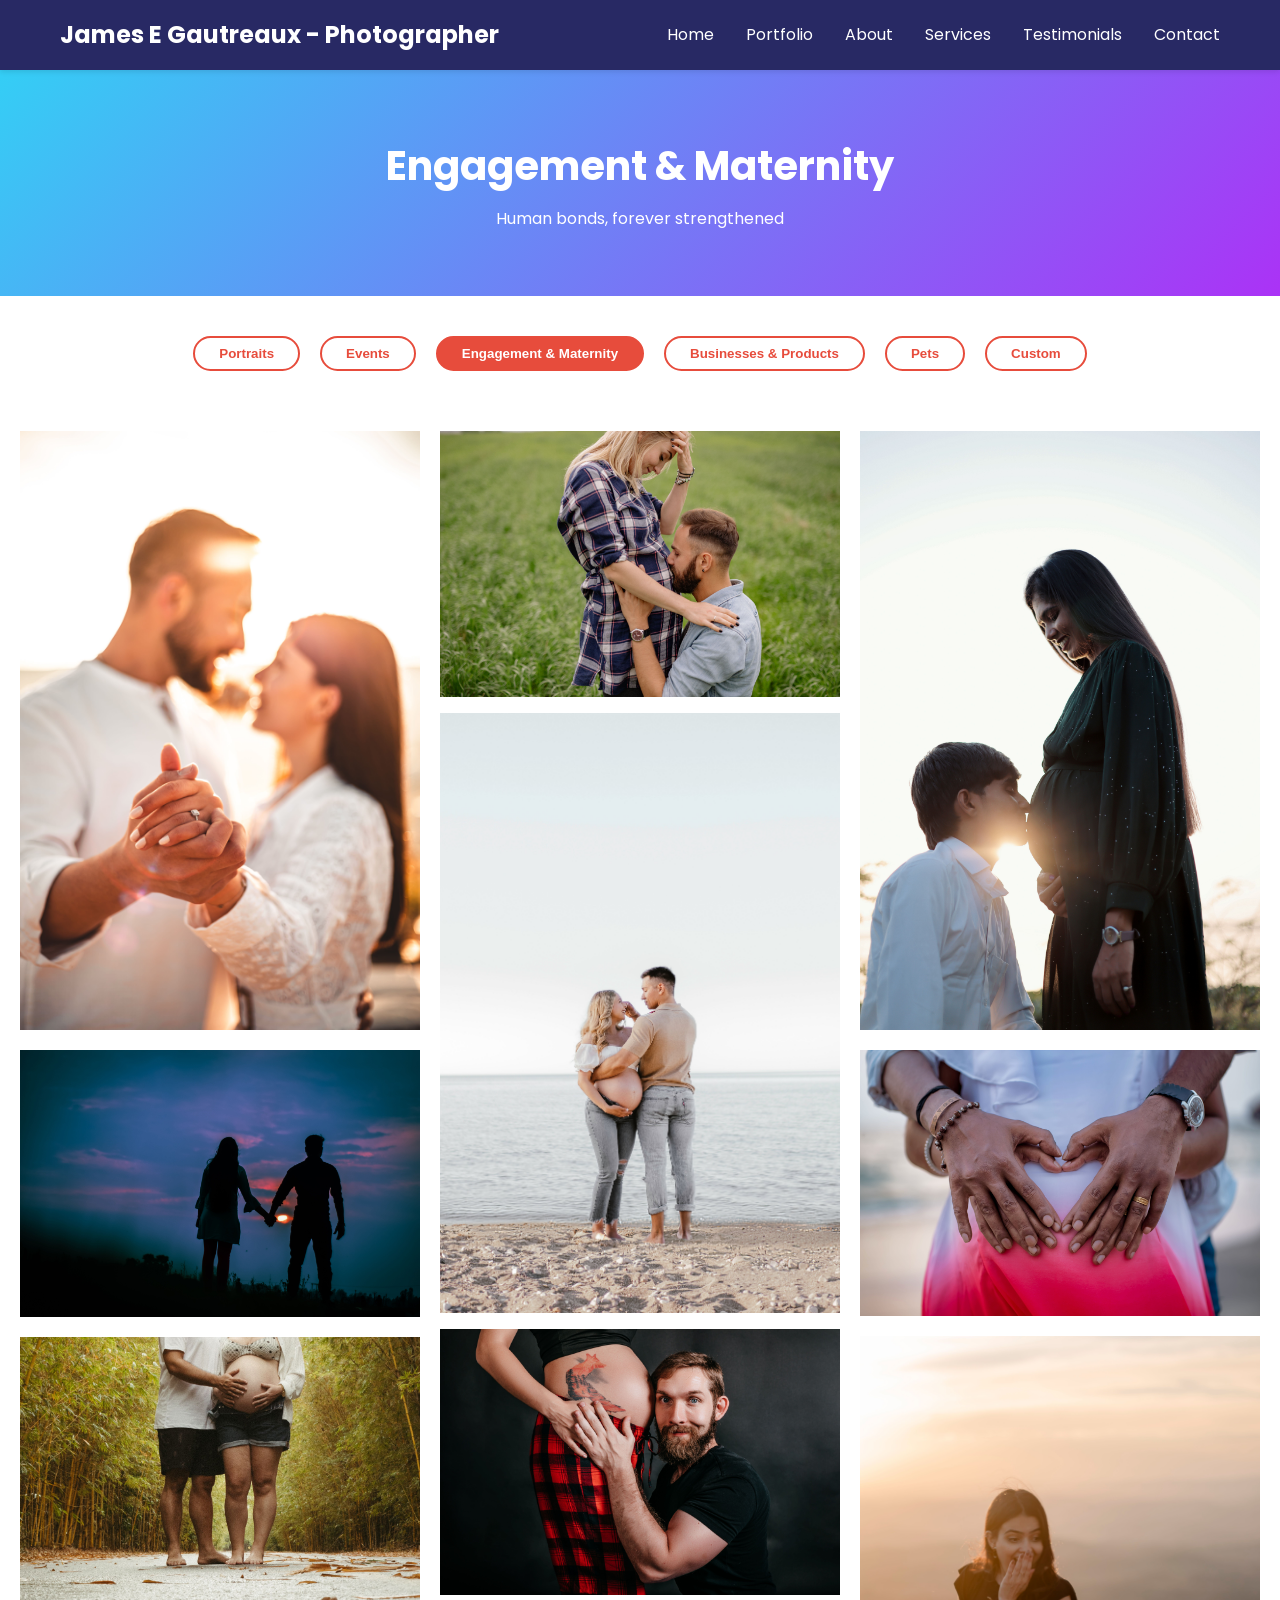
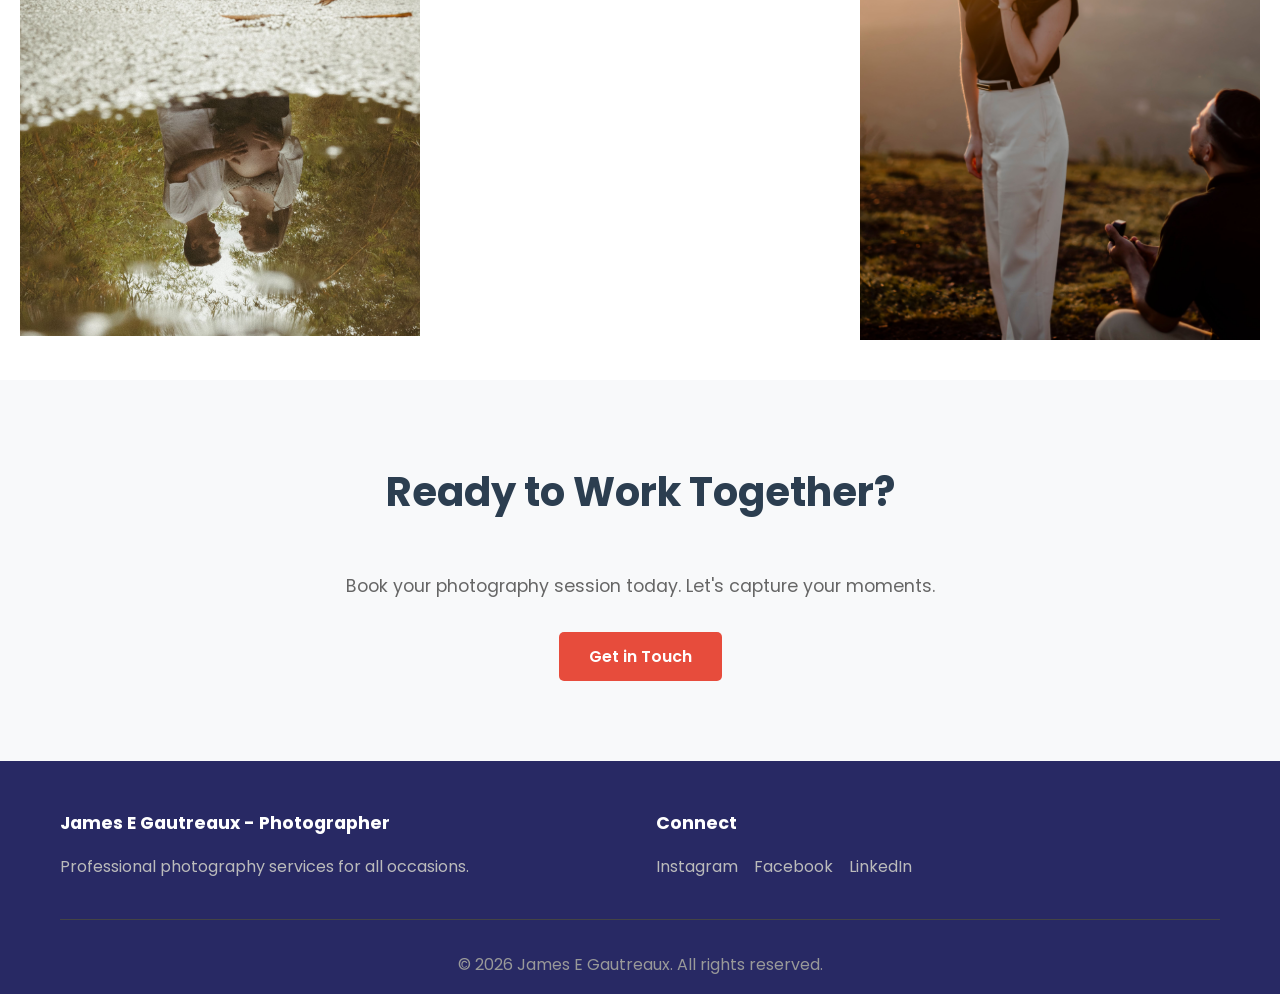
<file: Engagement-Gallery.html>
<!DOCTYPE html>
<html lang="en">
<head>
    <meta charset="UTF-8">
    <meta name="viewport" content="width=device-width, initial-scale=1.0">
    <title>Portfolio - Engagement</title>
    <link rel="preconnect" href="https://fonts.googleapis.com">
    <link rel="preconnect" href="https://fonts.gstatic.com" crossorigin>
    <link href="https://fonts.googleapis.com/css2?family=Poppins:wght@300;400;600;700&display=swap" rel="stylesheet">
    <link rel="stylesheet" href="./Styles.css">
    <link rel="stylesheet" href="./Gallery-Styles.css">
</head>
<body>
    <!-- Navigation -->
    <nav class="navbar">
        <div class="container">
            <div class="logo">James E Gautreaux - Photographer</div>
            <ul class="nav-links">
                <li><a href="./index.html">Home</a></li>
                <li><a href="./index.html#portfolio">Portfolio</a></li>
                <li><a href="./index.html#about">About</a></li>
                <li><a href="./index.html#services">Services</a></li>
                <li><a href="./index.html#testimonials">Testimonials</a></li>
                <li><a href="./index.html#contact">Contact</a></li>
            </ul>
        </div>
    </nav>

    <!-- Portfolio Header -->
    <section class="portfolio-header">
        <div class="container">
            <h1>Engagement & Maternity</h1>
            <p>Human bonds, forever strengthened</p>
        </div>
    </section>

    <!-- Portfolio Filters -->
    <div class="container">
        <div class="portfolio-filters">
            <a href="./Portrait-Gallery.html"><button>Portraits</button></a>
            <a href="./Event-Gallery.html"><button>Events</button></a>
            <a href="./Engagement-Gallery.html"><button class="active">Engagement & Maternity</button></a>
            <a href="./Product-Gallery.html"><button>Businesses & Products</button></a>
            <a href="./Pet-Gallery.html"><button>Pets</button></a>
            <a href="./Custom-Gallery.html"><button>Custom</button></a>
        </div>
    </div>

    <!-- Portfolio Items -->
 <div class="album">
  <div class="responsive-container-block bg">
    <div class="responsive-container-block img-cont">
      <img class="img" src="./Images/ring.jpg" alt="Engagement 1">
      <img class="img" src="./Images/blue.jpg" alt="Engagement 2">
      <img class="img img-last" src="./Images/puddle.jpg" alt="Maternity 3">
    </div>
    <div class="responsive-container-block img-cont">
      <img class="img img-big" src="./Images/green.jpg" alt="Maternity 4">
      <img class="img img-big" src="./Images/beach.jpg" alt="Maternity 5">
      <img class="img img-big img-last" src="./Images/dad.jpg" alt="Maternity 6">
    </div>
    <div class="responsive-container-block img-cont">
      <img class="img" src="./Images/maternity.jpg" alt="Maternity 7">
      <img class="img" src="./Images/hands.jpg" alt="Maternity 8">
      <img class="img" src="./Images/cliff.jpg" alt="Engagement 9">
    </div>
  </div>
</div>

    <!-- Call to Action -->
    <section class="services" style="background-color: #f8f9fa;">
        <div class="container">
            <h2>Ready to Work Together?</h2>
            <p style="text-align: center; font-size: 1.1rem; margin-bottom: 2rem; color: #666;">Book your photography session today. Let's capture your moments.</p>
            <div style="text-align: center;">
                <a href="./index.html#contact" class="btn btn-primary">Get in Touch</a>
            </div>
        </div>
    </section>

    <!-- Footer -->
    <footer class="footer">
        <div class="container">
            <div class="footer-content">
                <div class="footer-section">
                    <h4>James E Gautreaux - Photographer</h4>
                    <p>Professional photography services for all occasions.</p>
                </div>

                <div class="footer-section">
                    <h4>Connect</h4>
                    <ul class="social-links">
                        <li><a href="#">Instagram</a></li>
                        <li><a href="#">Facebook</a></li>
                        <li><a href="#">LinkedIn</a></li>
                    </ul>
                </div>
            </div>
            <div class="footer-bottom">
                <p>&copy; 2026 James E Gautreaux. All rights reserved.</p>
            </div>
        </div>
    </footer>
</body>
</html>
</file>
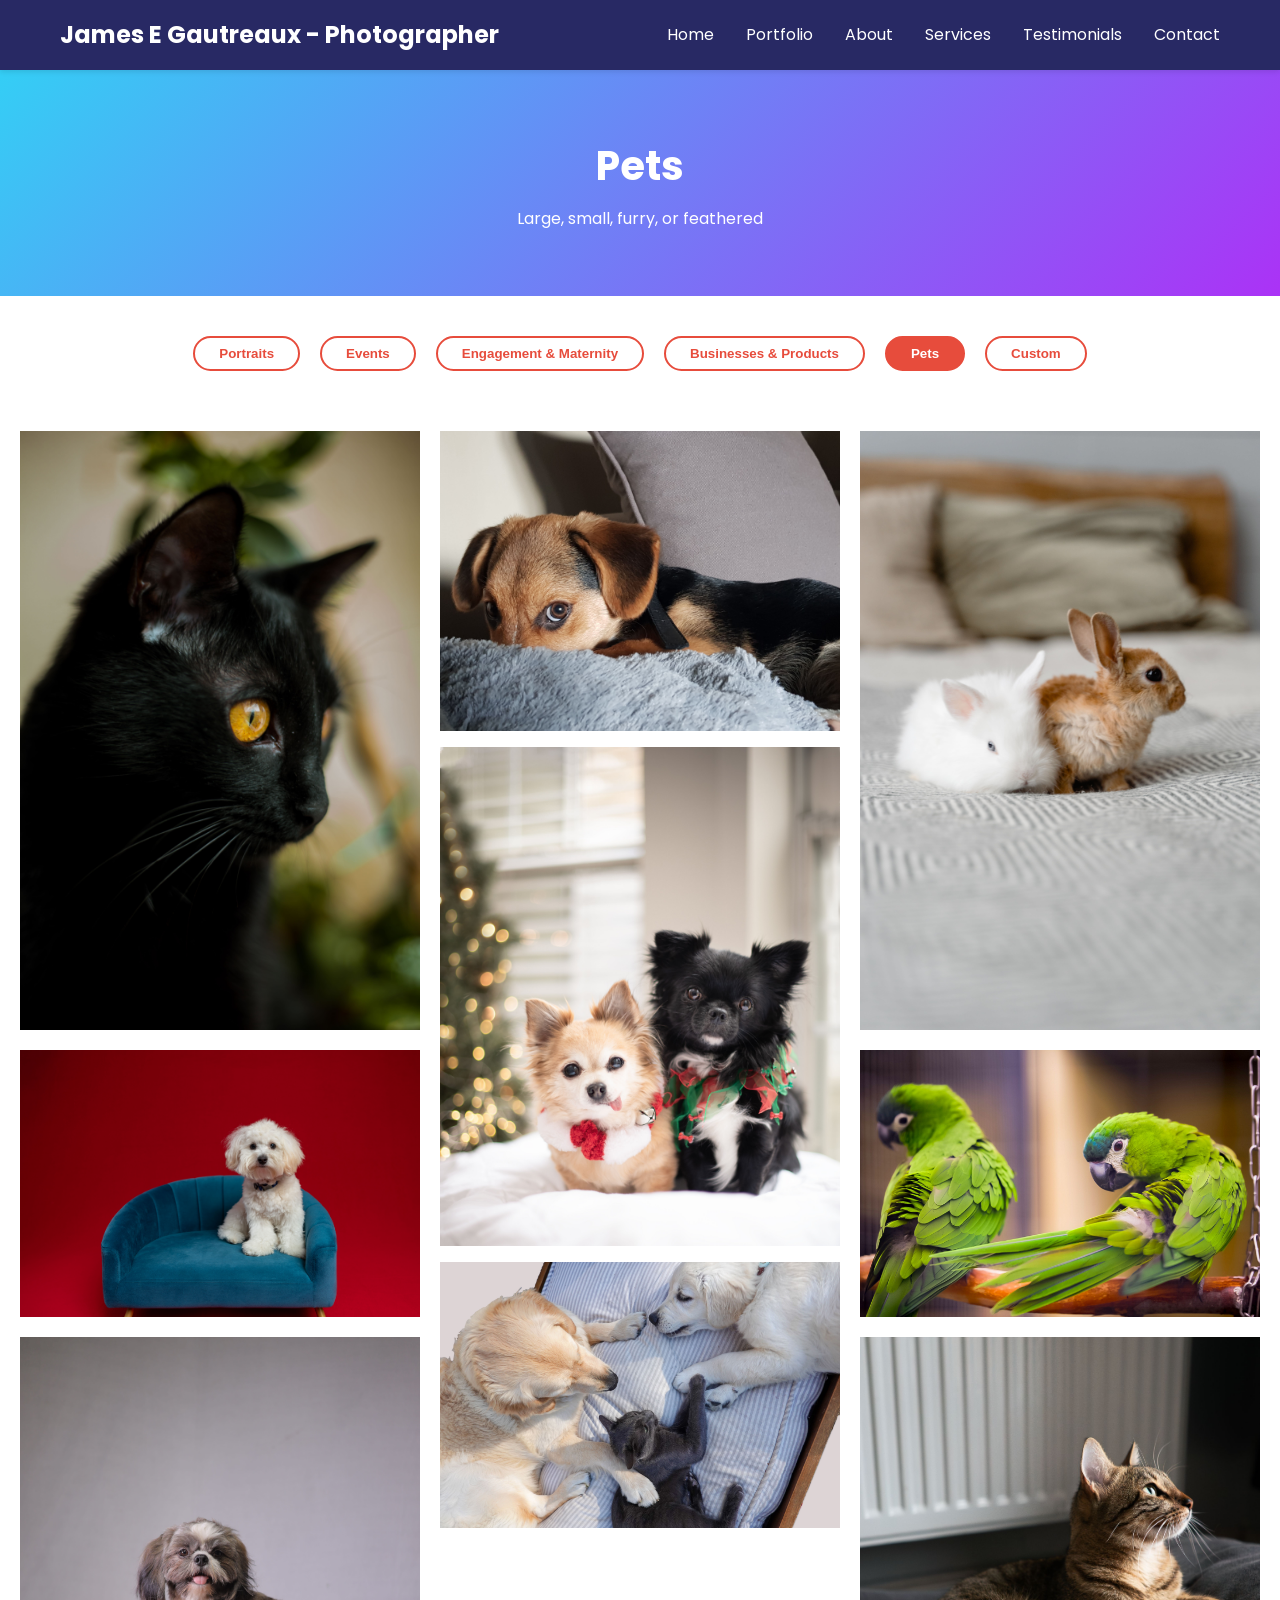
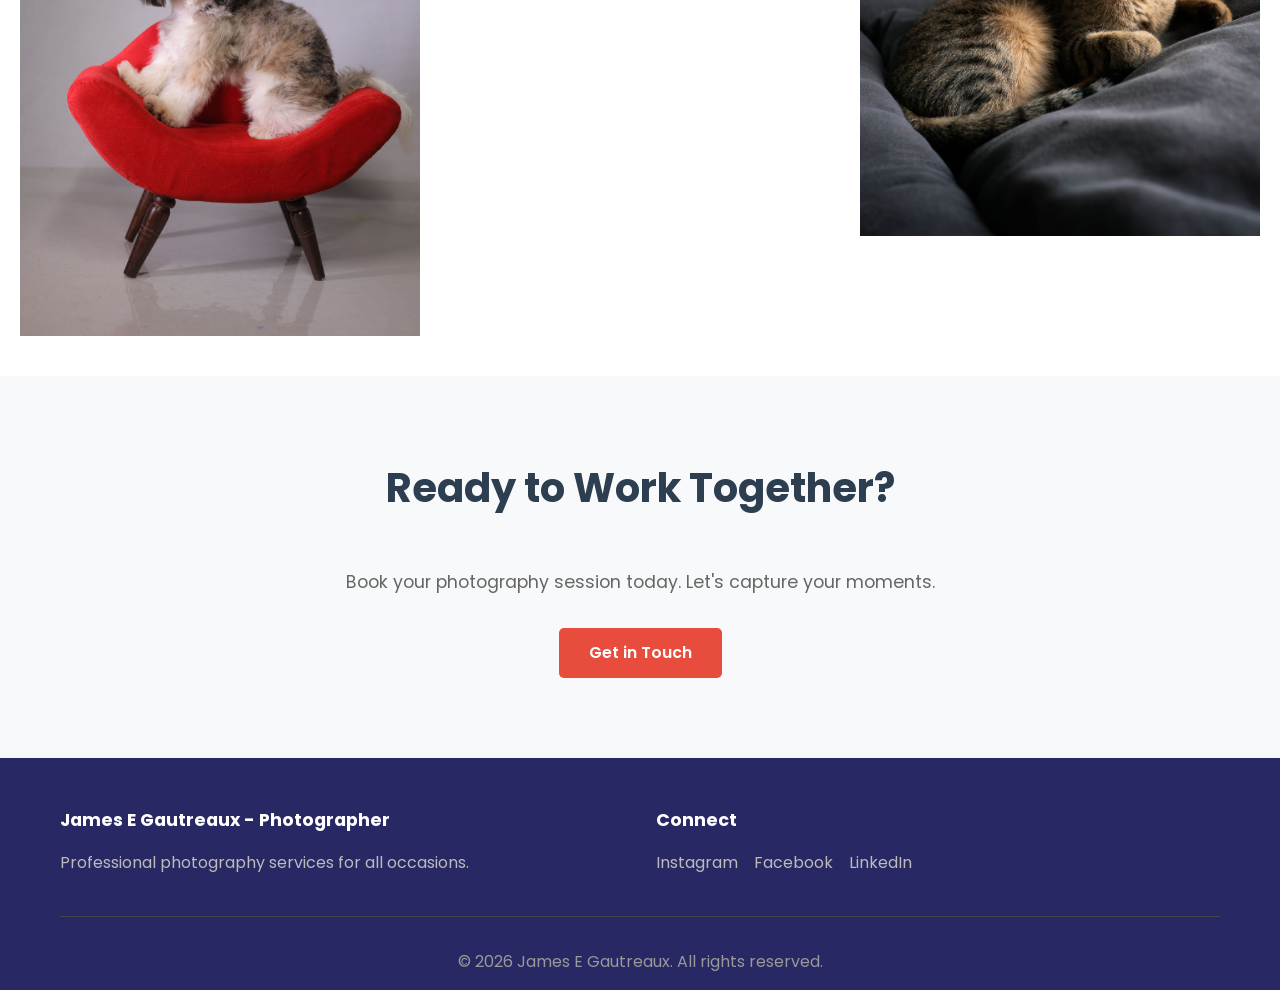
<file: Pet-Gallery.html>
<!DOCTYPE html>
<html lang="en">
<head>
    <meta charset="UTF-8">
    <meta name="viewport" content="width=device-width, initial-scale=1.0">
    <title>Portfolio - Pets</title>
    <link rel="preconnect" href="https://fonts.googleapis.com">
    <link rel="preconnect" href="https://fonts.gstatic.com" crossorigin>
    <link href="https://fonts.googleapis.com/css2?family=Poppins:wght@300;400;600;700&display=swap" rel="stylesheet">
    <link rel="stylesheet" href="./Styles.css">
    <link rel="stylesheet" href="./Gallery-Styles.css">
</head>
<body>
    <!-- Navigation -->
    <nav class="navbar">
        <div class="container">
            <div class="logo">James E Gautreaux - Photographer</div>
            <ul class="nav-links">
                <li><a href="./index.html">Home</a></li>
                <li><a href="./index.html#portfolio">Portfolio</a></li>
                <li><a href="./index.html#about">About</a></li>
                <li><a href="./index.html#services">Services</a></li>
                <li><a href="./index.html#testimonials">Testimonials</a></li>
                <li><a href="./index.html#contact">Contact</a></li>
            </ul>
        </div>
    </nav>

    <!-- Portfolio Header -->
    <section class="portfolio-header">
        <div class="container">
            <h1>Pets</h1>
            <p>Large, small, furry, or feathered</p>
        </div>
    </section>

    <!-- Portfolio Filters -->
    <div class="container">
        <div class="portfolio-filters">
            <a href="./Portrait-Gallery.html"><button>Portraits</button></a>
            <a href="./Event-Gallery.html"><button>Events</button></a>
            <a href="./Engagement-Gallery.html"><button>Engagement & Maternity</button></a>
            <a href="./Product-Gallery.html"><button>Businesses & Products</button></a>
            <a href="./Pet-Gallery.html"><button class="active">Pets</button></a>
            <a href="./Custom-Gallery.html"><button>Custom</button></a>
        </div>
    </div>

    <!-- Portfolio Items -->
 <div class="album">
  <div class="responsive-container-block bg">
    <div class="responsive-container-block img-cont">
      <img class="img" src="./Images/black.jpg" alt="Pet 1">
      <img class="img" src="./Images/chair.jpg" alt="Pet 2">
      <img class="img img-last" src="./Images/stool.jpg" alt="Pet 3">
    </div>
    <div class="responsive-container-block img-cont">
      <img class="img img-big" src="./Images/dog.jpg" alt="Pet 4">
      <img class="img img-big" src="./Images/xmas.jpg" alt="Pet 5">
      <img class="img img-big img-last" src="./Images/catdog.jpg" alt="Pet 6">
    </div>
    <div class="responsive-container-block img-cont">
      <img class="img" src="./Images/bunny.jpg" alt="Pet 7">
      <img class="img" src="./Images/parrot.jpg" alt="Pet 8">
      <img class="img" src="./Images/tabby.jpg" alt="Pet 9">
    </div>
  </div>
</div>

    <!-- Call to Action -->
    <section class="services" style="background-color: #f8f9fa;">
        <div class="container">
            <h2>Ready to Work Together?</h2>
            <p style="text-align: center; font-size: 1.1rem; margin-bottom: 2rem; color: #666;">Book your photography session today. Let's capture your moments.</p>
            <div style="text-align: center;">
                <a href="./index.html#contact" class="btn btn-primary">Get in Touch</a>
            </div>
        </div>
    </section>

    <!-- Footer -->
    <footer class="footer">
        <div class="container">
            <div class="footer-content">
                <div class="footer-section">
                    <h4>James E Gautreaux - Photographer</h4>
                    <p>Professional photography services for all occasions.</p>
                </div>

                <div class="footer-section">
                    <h4>Connect</h4>
                    <ul class="social-links">
                        <li><a href="#">Instagram</a></li>
                        <li><a href="#">Facebook</a></li>
                        <li><a href="#">LinkedIn</a></li>
                    </ul>
                </div>
            </div>
            <div class="footer-bottom">
                <p>&copy; 2026 James E Gautreaux. All rights reserved.</p>
            </div>
        </div>
    </footer>
</body>
</html>
</file>
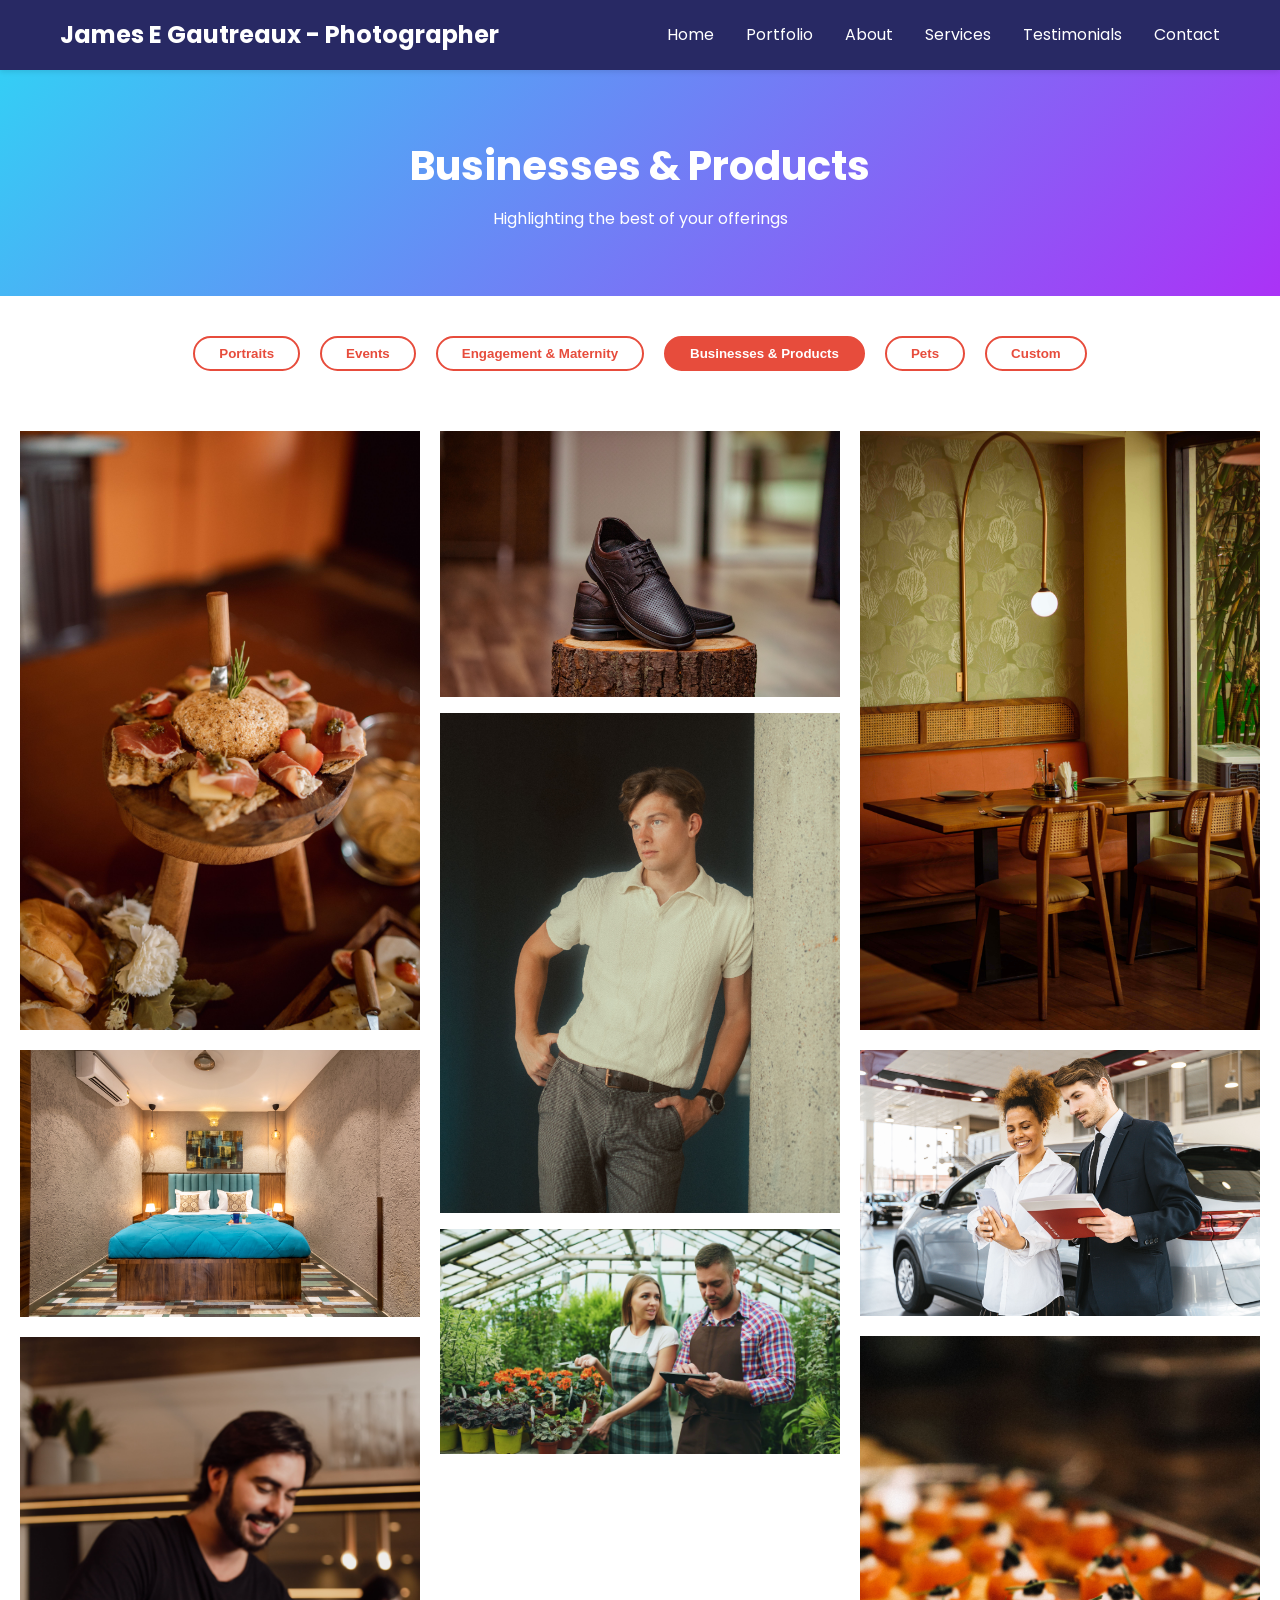
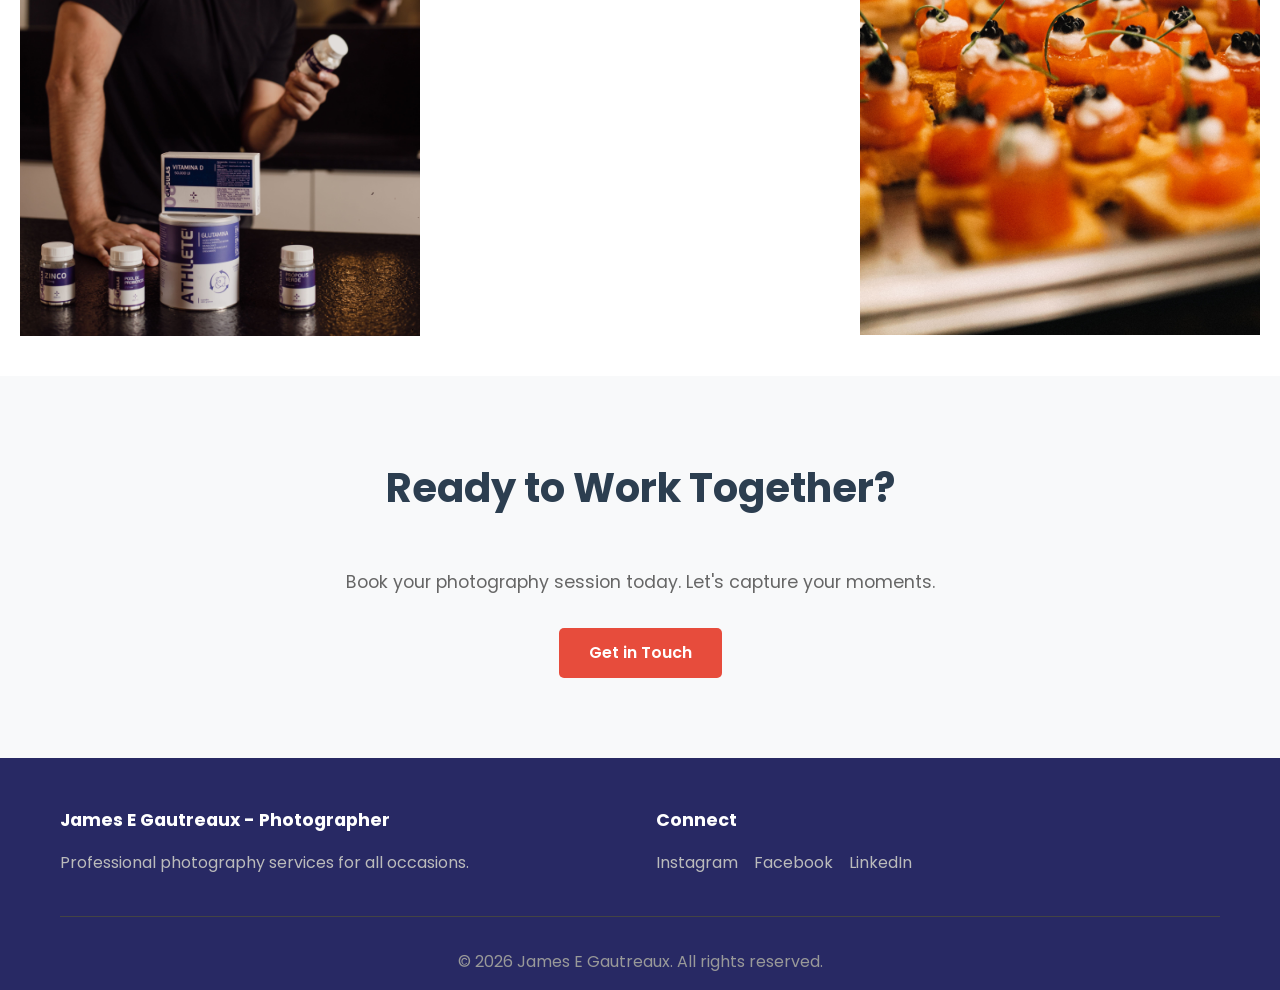
<file: Product-Gallery.html>
<!DOCTYPE html>
<html lang="en">
<head>
    <meta charset="UTF-8">
    <meta name="viewport" content="width=device-width, initial-scale=1.0">
    <title>Portfolio - Products</title>
    <link rel="preconnect" href="https://fonts.googleapis.com">
    <link rel="preconnect" href="https://fonts.gstatic.com" crossorigin>
    <link href="https://fonts.googleapis.com/css2?family=Poppins:wght@300;400;600;700&display=swap" rel="stylesheet">
    <link rel="stylesheet" href="./Styles.css">
    <link rel="stylesheet" href="./Gallery-Styles.css">
</head>
<body>
    <!-- Navigation -->
    <nav class="navbar">
        <div class="container">
            <div class="logo">James E Gautreaux - Photographer</div>
            <ul class="nav-links">
                <li><a href="./index.html">Home</a></li>
                <li><a href="./index.html#portfolio">Portfolio</a></li>
                <li><a href="./index.html#about">About</a></li>
                <li><a href="./index.html#services">Services</a></li>
                <li><a href="./index.html#testimonials">Testimonials</a></li>
                <li><a href="./index.html#contact">Contact</a></li>
            </ul>
        </div>
    </nav>

    <!-- Portfolio Header -->
    <section class="portfolio-header">
        <div class="container">
            <h1>Businesses & Products</h1>
            <p>Highlighting the best of your offerings</p>
        </div>
    </section>

    <!-- Portfolio Filters -->
    <div class="container">
        <div class="portfolio-filters">
            <a href="./Portrait-Gallery.html"><button>Portraits</button></a>
            <a href="./Event-Gallery.html"><button>Events</button></a>
            <a href="./Engagement-Gallery.html"><button>Engagement & Maternity</button></a>
            <a href="./Product-Gallery.html"><button class="active">Businesses & Products</button></a>
            <a href="./Pet-Gallery.html"><button>Pets</button></a>
            <a href="./Custom-Gallery.html"><button>Custom</button></a>
        </div>
    </div>

    <!-- Portfolio Items -->
 <div class="album">
  <div class="responsive-container-block bg">
    <div class="responsive-container-block img-cont">
      <img class="img" src="./Images/food.jpg" alt="Product 1">
      <img class="img" src="./Images/bed.jpg" alt="Product 2">
      <img class="img img-last" src="./Images/supp.jpg" alt="Product 3">
    </div>
    <div class="responsive-container-block img-cont">
      <img class="img img-big" src="./Images/shoes.jpg" alt="Product 4">
      <img class="img img-big" src="./Images/clothing.jpg" alt="Product 5">
      <img class="img img-big img-last" src="./Images/greenhouse.jpg" alt="Product 6">
    </div>
    <div class="responsive-container-block img-cont">
      <img class="img" src="./Images/table.jpg" alt="Product 7">
      <img class="img" src="./Images/car.jpg" alt="Product 8">
      <img class="img" src="./Images/dessert.jpg" alt="Product 9">
    </div>
  </div>
</div>

    <!-- Call to Action -->
    <section class="services" style="background-color: #f8f9fa;">
        <div class="container">
            <h2>Ready to Work Together?</h2>
            <p style="text-align: center; font-size: 1.1rem; margin-bottom: 2rem; color: #666;">Book your photography session today. Let's capture your moments.</p>
            <div style="text-align: center;">
                <a href="./index.html#contact" class="btn btn-primary">Get in Touch</a>
            </div>
        </div>
    </section>

    <!-- Footer -->
    <footer class="footer">
        <div class="container">
            <div class="footer-content">
                <div class="footer-section">
                    <h4>James E Gautreaux - Photographer</h4>
                    <p>Professional photography services for all occasions.</p>
                </div>

                <div class="footer-section">
                    <h4>Connect</h4>
                    <ul class="social-links">
                        <li><a href="#">Instagram</a></li>
                        <li><a href="#">Facebook</a></li>
                        <li><a href="#">LinkedIn</a></li>
                    </ul>
                </div>
            </div>
            <div class="footer-bottom">
                <p>&copy; 2026 James E Gautreaux. All rights reserved.</p>
            </div>
        </div>
    </footer>
</body>
</html>
</file>
<file: Styles.css>
/* General Styles */
* {
    margin: 0;
    padding: 0;
    box-sizing: border-box;
}

body {
    font-family: 'Poppins', Arial, sans-serif;
    line-height: 1.6;
    color: #333;
}

.container {
    max-width: 1200px;
    margin: 0 auto;
    padding: 0 20px;
}

/* Navigation */
.navbar {
    background: #282964;
    color: white;
    padding: 1rem 0;
    position: sticky;
    top: 0;
    z-index: 100;
    box-shadow: 0 2px 5px rgba(0,0,0,0.1);
}

.navbar .container {
    display: flex;
    justify-content: space-between;
    align-items: center;
}

.logo {
    font-size: 1.5rem;
    font-weight: 700;
    color: #fff;
}

.nav-links {
    display: flex;
    list-style: none;
    gap: 2rem;
}

.nav-links a {
    color: white;
    text-decoration: none;
    transition: color 0.3s ease;
}

.nav-links a:hover {
    color: #e74c3c;
}

/* Hero Section */
/* Container holding the background image */
.hero-section {
  position: relative;
  width: 100%;
  height: 100vh; /* Full viewport height */
  
  /* Background image with a dark tint overlay for high text contrast */
  background: linear-gradient(rgba(0, 0, 0, 0.5), rgba(0, 0, 0, 0.5)), 
              url('./Images/family.jpg') no-repeat center center/cover;
  
  /* Flexbox to perfectly center the text horizontally and vertically */
  display: flex;
  justify-content: center;
  align-items: center;
  text-align: center;
}

/* Content block containing the text */
.hero-content {
  color: #ffffff; /* White text for legibility */
  padding: 0 20px;
  max-width: 800px;
}

.hero-content h1 {
  font-size: 3.5rem;
  margin-bottom: 20px;
  font-weight: 700;
}

.hero-content p {
  font-size: 1.25rem;
  margin-bottom: 30px;
}

/* Call to Action Button */
.hero-btn {
  display: inline-block;
  padding: 12px 30px;
  background-color: #ff4000;
  color: #ffffff;
  text-decoration: none;
  border-radius: 5px;
  font-weight: bold;
}

@keyframes fadeInUp {
    from {
        opacity: 0;
        transform: translateY(30px);
    }
    to {
        opacity: 1;
        transform: translateY(0);
    }
}

/* Buttons */
.btn {
    display: inline-block;
    padding: 12px 30px;
    text-decoration: none;
    border-radius: 5px;
    transition: all 0.3s ease;
    font-weight: 600;
    cursor: pointer;
    border: none;
}

.btn-primary {
    background-color: #e74c3c;
    color: white;
}

.btn-primary:hover {
    background-color: #c0392b;
    transform: translateY(-2px);
    box-shadow: 0 5px 15px rgba(231, 76, 60, 0.3);
}

.btn-secondary {
    background-color: #3498db;
    color: white;
    margin-top: 2rem;
}

.btn-secondary:hover {
    background-color: #2980b9;
    transform: translateY(-2px);
}

.btn-small {
    padding: 8px 20px;
    font-size: 0.9rem;
}

/* Portfolio Section */
.portfolio {
    padding: 5rem 0;
    background-color: #f8f9fa;
}

.portfolio h2 {
    text-align: center;
    font-size: 2.5rem;
    margin-bottom: 3rem;
    color: #2c3e50;
}

.portfolio-grid {
    display: grid;
    grid-template-columns: repeat(auto-fit, minmax(300px, 1fr));
    gap: 2rem;
    margin-bottom: 2rem;
}

.portfolio-item {
    position: relative;
    overflow: hidden;
    border-radius: 8px;
    height: 400px;
    cursor: pointer;
}

.portfolio-item img {
    width: 100%;
    height: 100%;
    object-fit: cover;
    transition: transform 0.3s ease;
}

.portfolio-item:hover img {
    transform: scale(1.1);
}

.portfolio-overlay {
    position: absolute;
    bottom: 0;
    left: 0;
    right: 0;
    background: linear-gradient(to top, rgba(0,0,0,0.8), transparent);
    color: white;
    padding: 2rem;
    transform: translateY(100%);
    transition: transform 0.3s ease;
}

.portfolio-item:hover .portfolio-overlay {
    transform: translateY(0);
}

.portfolio-overlay h3 {
    font-size: 1.5rem;
    margin-bottom: 0.5rem;
}

/* About Section */
.about {
    padding: 5rem 0;
}

.about h2 {
    font-size: 2.5rem;
    margin-bottom: 2rem;
    color: #2c3e50;
}

.about-content {
    display: grid;
    grid-template-columns: 1fr 1fr;
    gap: 3rem;
    align-items: center;
}

.about-text p {
    margin-bottom: 1rem;
    font-size: 1.1rem;
    color: #555;
    line-height: 1.8;
}

.about-highlights {
    list-style: none;
    margin-top: 2rem;
}

.about-highlights li {
    padding: 0.5rem 0;
    font-size: 1.1rem;
    color: #2c3e50;
    font-weight: 500;
}

.about-image img {
    width: 100%;
    border-radius: 8px;
    box-shadow: 0 10px 30px rgba(0,0,0,0.2);
}

/* Services Section */
.services {
    padding: 5rem 0;
    background-color: #f8f9fa;
}

.services h2 {
    text-align: center;
    font-size: 2.5rem;
    margin-bottom: 3rem;
    color: #2c3e50;
}

.services-grid {
    display: grid;
    grid-template-columns: repeat(auto-fit, minmax(250px, 1fr));
    gap: 2rem;
}

.service-card {
    background: white;
    padding: 2rem;
    border-radius: 8px;
    box-shadow: 0 5px 15px rgba(0,0,0,0.1);
    transition: transform 0.3s ease, box-shadow 0.3s ease;
}

.service-card:hover {
    transform: translateY(-10px);
    box-shadow: 0 15px 30px rgba(0,0,0,0.15);
}

.service-card h3 {
    font-size: 1.3rem;
    margin-bottom: 0.5rem;
    color: #2c3e50;
}

.service-card .price {
    font-size: 1.5rem;
    color: #e74c3c;
    font-weight: 700;
    margin-bottom: 1rem;
}

.service-card ul {
    list-style: none;
    margin-bottom: 1.5rem;
}

.service-card ul li {
    padding: 0.5rem 0;
    color: #666;
    font-size: 0.95rem;
}

/* Testimonials Section */
.testimonials {
    padding: 5rem 0;
    background: linear-gradient(135deg, #667eea 0%, #764ba2 100%);
    color: white;
}

.testimonials h2 {
    text-align: center;
    font-size: 2.5rem;
    margin-bottom: 3rem;
    color: white;
}

.testimonials-grid {
    display: grid;
    grid-template-columns: repeat(auto-fit, minmax(300px, 1fr));
    gap: 2rem;
}

.testimonial-card {
    background: rgba(255,255,255,0.1);
    padding: 2rem;
    border-radius: 8px;
    backdrop-filter: blur(10px);
    border: 1px solid rgba(255,255,255,0.2);
}

.testimonial-text {
    font-size: 1rem;
    margin-bottom: 1rem;
    line-height: 1.8;
    font-style: italic;
}

.testimonial-author {
    font-weight: 600;
    font-size: 0.95rem;
}

/* Footer */
.footer {
    background-color: #282964;
    color: white;
    padding: 3rem 0 1rem;
}

.footer-content {
    display: grid;
    grid-template-columns: repeat(auto-fit, minmax(250px, 1fr));
    gap: 2rem;
    margin-bottom: 2rem;
}

.footer-section h4 {
    margin-bottom: 1rem;
    font-size: 1.1rem;
}

.footer-section p {
    color: #bbb;
    line-height: 1.6;
}

.footer-section ul {
    list-style: none;
}

.footer-section ul li {
    margin-bottom: 0.5rem;
}

.footer-section a {
    color: #bbb;
    text-decoration: none;
    transition: color 0.3s ease;
}

.footer-section a:hover {
    color: #e74c3c;
}

.social-links {
    display: flex;
    gap: 1rem;
}

.footer-bottom {
    text-align: center;
    padding-top: 2rem;
    border-top: 1px solid #444;
    color: #999;
}

/* Form Styles */
form {
    background: white;
    padding: 2rem;
    border-radius: 8px;
    max-width: 600px;
    margin: 2rem auto;
    box-shadow: 0 5px 15px rgba(0,0,0,0.1);
}

.form-row {
    margin-bottom: 1.5rem;
}

label {
    display: block;
    margin-bottom: 0.5rem;
    font-weight: 600;
    color: #2c3e50;
}

input[type="text"],
input[type="email"],
input[type="tel"],
textarea,
select {
    width: 100%;
    padding: 0.8rem;
    border: 1px solid #ddd;
    border-radius: 4px;
    font-family: 'Poppins', Arial, sans-serif;
    font-size: 1rem;
    transition: border-color 0.3s ease;
}

input[type="text"]:focus,
input[type="email"]:focus,
input[type="tel"]:focus,
textarea:focus,
select:focus {
    outline: none;
    border-color: #e74c3c;
    box-shadow: 0 0 5px rgba(231, 76, 60, 0.3);
}

textarea {
    resize: vertical;
    min-height: 120px;
}

input[type="submit"] {
    background-color: #e74c3c;
    color: white;
    padding: 0.8rem 2rem;
    border: none;
    border-radius: 4px;
    font-size: 1rem;
    font-weight: 600;
    cursor: pointer;
    transition: background-color 0.3s ease;
}

input[type="submit"]:hover {
    background-color: #c0392b;
}

/* Responsive Design */
@media (max-width: 768px) {
    .hero-content h1 {
        font-size: 2rem;
    }
    
    .hero-content p {
        font-size: 1rem;
    }

    .nav-links {
        gap: 1rem;
        flex-wrap: wrap;
    }

    .about-content {
        grid-template-columns: 1fr;
    }

    .portfolio-grid,
    .services-grid,
    .blog-grid,
    .testimonials-grid {
        grid-template-columns: 1fr;
    }

    .portfolio h2,
    .services h2,
    .blog h2,
    .testimonials h2 {
        font-size: 1.8rem;
    }
}
</file>
<file: Gallery-Styles.css>
.portfolio-header {
            background: linear-gradient(135deg, #34cef5 0%, #ab32f6 100%);
            color: white;
            padding: 4rem 0;
            text-align: center;
        }

        .portfolio-header h1 {
            font-size: 2.5rem;
            margin-bottom: 0.5rem;
        }

        .portfolio-filters {
            text-align: center;
            margin: 2rem 0;
        }

        .portfolio-filters button {
            background: none;
            border: 2px solid #e74c3c;
            color: #e74c3c;
            padding: 0.5rem 1.5rem;
            margin: 0.5rem;
            border-radius: 20px;
            cursor: pointer;
            font-weight: 600;
            transition: all 0.3s ease;
        }

        .portfolio-filters button:hover,
        .portfolio-filters button.active {
            background-color: #e74c3c;
            color: white;
        }

.album .responsive-container-block {
  min-height: 75px;
  height: fit-content;
  width: 100%;
  padding-top: 10px;
  padding-right: 10px;
  padding-bottom: 10px;
  padding-left: 10px;
  display: flex;
  flex-wrap: wrap;
  margin-top: 0px;
  margin-right: auto;
  margin-bottom: 0px;
  margin-left: auto;
  justify-content: flex-start;

}

.album .responsive-container-block.bg {
  max-width: 1320px;
  margin: 0 0 0 0;
  justify-content: space-between;
}

.album .img {
  width: 100%;
  margin: 0 0 20px 0;
}

.album #i9rb {
  color: black;
}

.album #ir6i {
  color: black;
}

.album #ikz3b {
  color: black;
}

.album .responsive-container-block.img-cont {
  flex-direction: column;
  max-width: 33.3%;
  min-height: auto;
  margin: 0 0 0 0;
  height: 100%;
}

.album #ipix {
  color: black;
}

.album #ipzoh {
  color: black;
}

.album #ig5q8 {
  color: black;
}

.album #imtzl {
  color: black;
}

.album #i53es {
  color: black;
}

.album .img.img-big {
  height: 50%;
  margin: 0 0 16px 0;
}

@media (max-width: 1024px) {
  .album .img {
    margin: 0 0 18px 0;
  }
}

@media (max-width: 768px) {
  .album .img {
    max-width: 32.5%;
    margin: 0 0 0 0;
  }

  .album .responsive-container-block.bg {
    flex-direction: column;
  }

  .album .responsive-container-block.img-cont {
    max-width: 100%;
    flex-direction: row;
    justify-content: space-between;
  }

  .album .img.img-big {
    max-width: 49%;
    margin: 0 0 0 0;
  }
}

@media (max-width: 500px) {
  .album .img {
    max-width: 94%;
    margin: 0 0 25px 0;
  }

  .album .responsive-container-block.img-cont {
    flex-direction: column;
    align-items: center;
    padding: 10px 10px 10px 10px;
  }

  .album .img.img-big {
    max-width: 94%;
    margin: 0 0 25px 0;
  }

  .album .img.img-last {
    margin: 0 0 5px 0;
  }
}
        @media (max-width: 768px) {
            .portfolio-header h1 {
                font-size: 1.8rem;
            }

            .portfolio-large-item h3 {
                font-size: 1.2rem;
            }

            .project-details {
                grid-template-columns: 1fr;
            }

            .portfolio-filters {
                overflow-x: auto;
            }

            .portfolio-filters button {
                padding: 0.4rem 1rem;
                font-size: 0.9rem;
            }
        }
</file>
